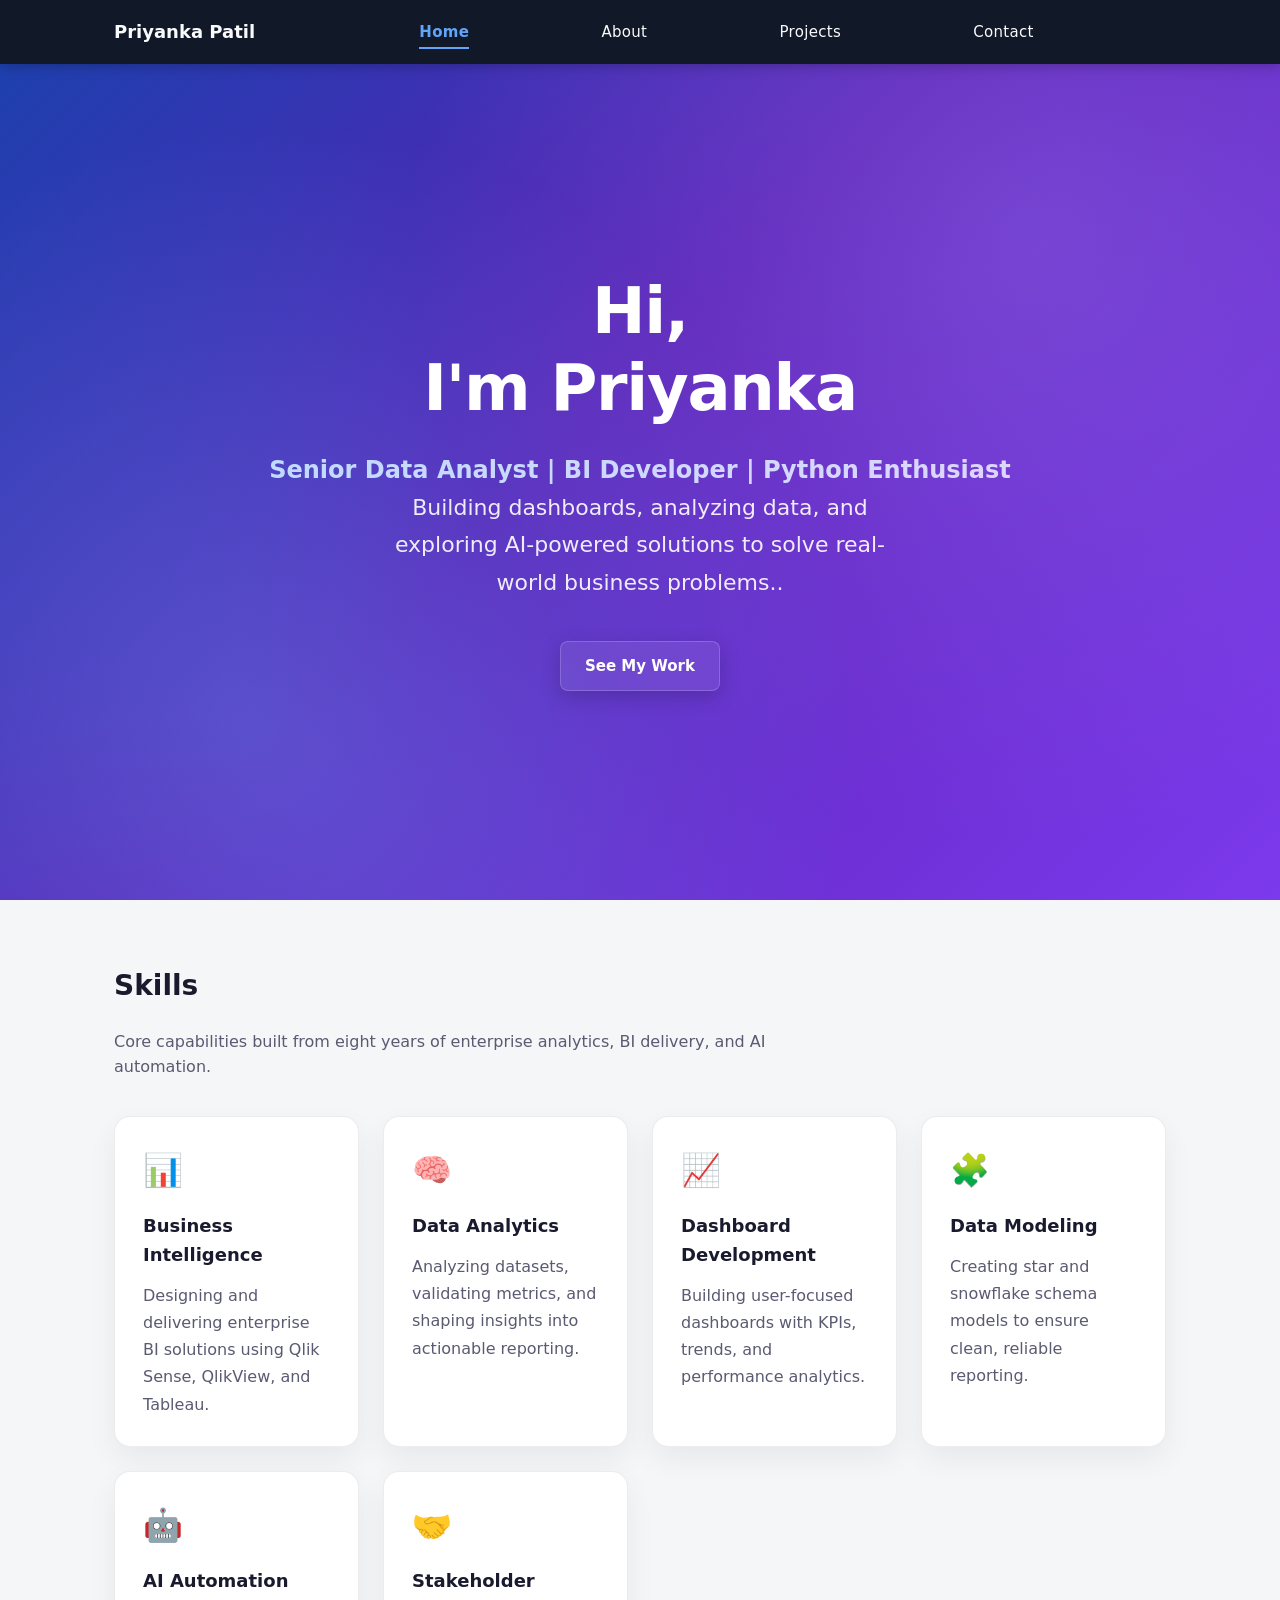
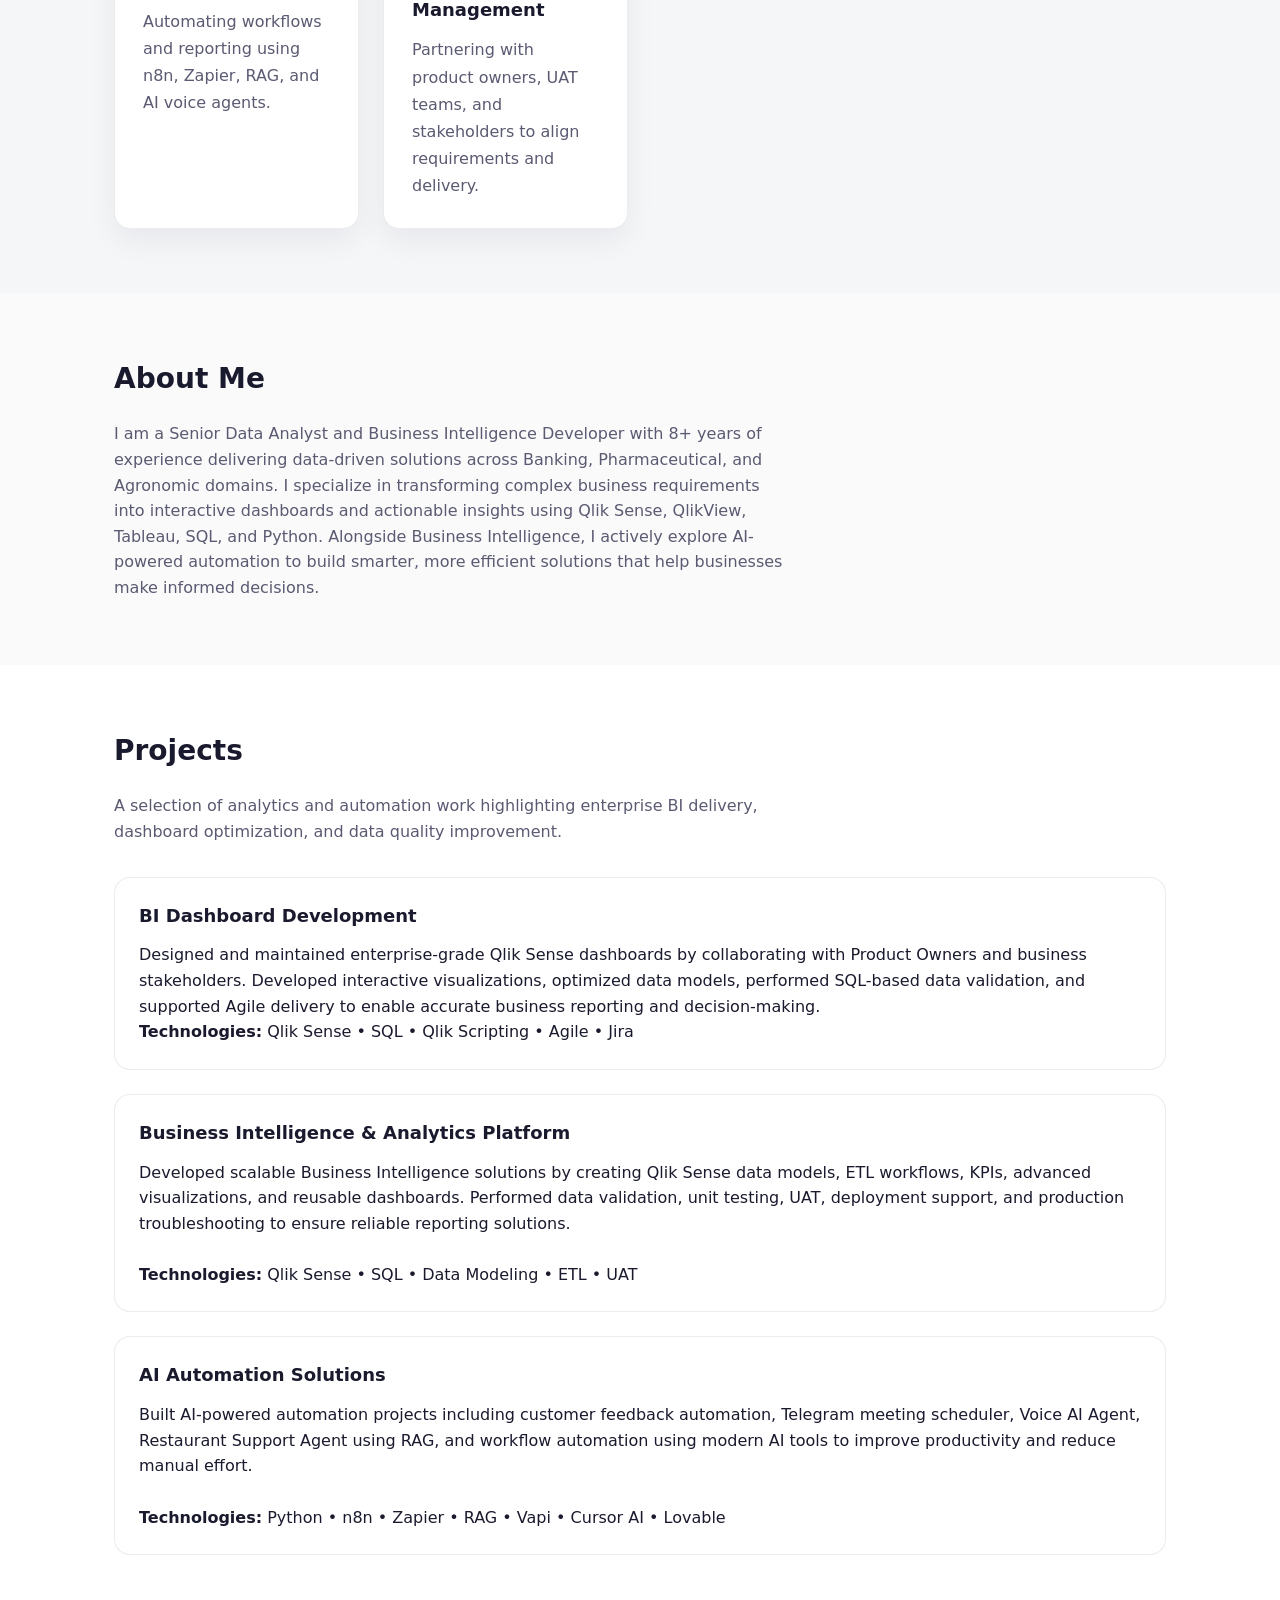
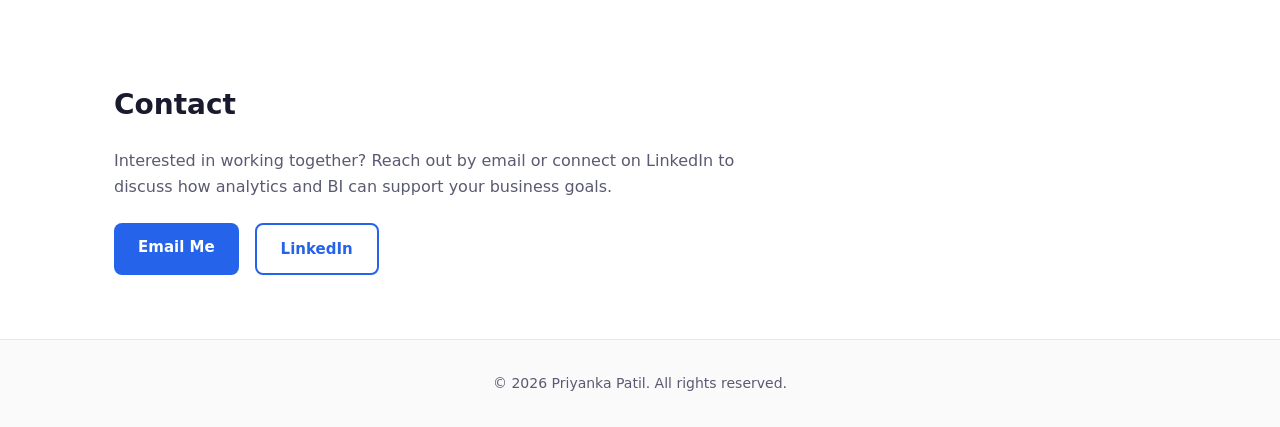
<file: index.html>
<!DOCTYPE html>
<html lang="en">
<head>
  <meta charset="UTF-8">
  <meta name="viewport" content="width=device-width, initial-scale=1.0">
  <meta name="description" content="Priyanka Patil — Sr. Data Analyst with 8 years of experience. Portfolio showcasing analytics, visualization, and data-driven insights.">
  <title>Priyanka Patil | Sr. Data Analyst</title>
  <link rel="stylesheet" href="css/styles.css">
</head>
<body>
  <header class="site-header">
    <nav class="nav" aria-label="Main navigation">
      <a href="#home" class="nav__logo">Priyanka Patil</a>
      <button class="nav__toggle" aria-label="Toggle menu" aria-expanded="false">
        <span></span>
        <span></span>
        <span></span>
      </button>
      <ul class="nav__links">
        <li><a href="#home" class="nav__link active">Home</a></li>
        <li><a href="#about" class="nav__link">About</a></li>
        <li><a href="#projects" class="nav__link">Projects</a></li>
        <li><a href="contact.html" class="nav__link">Contact</a></li>
      </ul>
    </nav>
  </header>

  <main>
    <section id="home" class="hero">
      <div class="hero__content">
        <h1 class="hero__title">Hi,<br>I'm Priyanka </h1>
        <h2 <span class="hero__role">Senior Data Analyst | BI Developer | Python Enthusiast</span></h2>
        <p class="hero__subtitle">
          
Building dashboards, analyzing data, and exploring AI-powered solutions to solve real-world business problems..
        </p>
        <a href="#projects" class="btn btn--hero">See My Work</a>
      </div>
    </section>

    <section id="skills" class="section section--skills">
      <div class="container">
        <h2 class="section__title">Skills</h2>
        <p class="section__text">
          Core capabilities built from eight years of enterprise analytics, BI delivery, and AI automation.
        </p>
        <div class="skills-grid">
          <article class="skill-card">
            <div class="skill-card__icon">📊</div>
            <h3>Business Intelligence</h3>
            <p>Designing and delivering enterprise BI solutions using Qlik Sense, QlikView, and Tableau.</p>
          </article>
          <article class="skill-card">
            <div class="skill-card__icon">🧠</div>
            <h3>Data Analytics</h3>
            <p>Analyzing datasets, validating metrics, and shaping insights into actionable reporting.</p>
          </article>
          <article class="skill-card">
            <div class="skill-card__icon">📈</div>
            <h3>Dashboard Development</h3>
            <p>Building user-focused dashboards with KPIs, trends, and performance analytics.</p>
          </article>
          <article class="skill-card">
            <div class="skill-card__icon">🧩</div>
            <h3>Data Modeling</h3>
            <p>Creating star and snowflake schema models to ensure clean, reliable reporting.</p>
          </article>
          <article class="skill-card">
            <div class="skill-card__icon">🤖</div>
            <h3>AI Automation</h3>
            <p>Automating workflows and reporting using n8n, Zapier, RAG, and AI voice agents.</p>
          </article>
          <article class="skill-card">
            <div class="skill-card__icon">🤝</div>
            <h3>Stakeholder Management</h3>
            <p>Partnering with product owners, UAT teams, and stakeholders to align requirements and delivery.</p>
          </article>
        </div>
      </div>
    </section>

    <section id="about" class="section">
      <div class="container">
        <h2 class="section__title">About Me</h2>
        <p class="section__text">
         I am a Senior Data Analyst and Business Intelligence Developer with 8+ years of experience delivering data-driven solutions across Banking, Pharmaceutical, and Agronomic domains. 
         I specialize in transforming complex business requirements into interactive dashboards and actionable insights using Qlik Sense, QlikView, Tableau, SQL, and Python. Alongside Business Intelligence, I actively explore AI-powered automation to build smarter, more efficient solutions that help businesses make informed decisions.
        </p>
      </div>
    </section>

    <section id="projects" class="section section--alt">
      <div class="container">
        <h2 class="section__title">Projects</h2>
        <p class="section__text">
          A selection of analytics and automation work highlighting enterprise BI delivery, dashboard optimization, and data quality improvement.
        </p>
        <div class="project-list">
          <div class="project-item">
            <h3>BI Dashboard Development</h3>
            <p>Designed and maintained enterprise-grade Qlik Sense dashboards by collaborating with Product Owners and business stakeholders. Developed interactive visualizations, optimized data models, performed SQL-based data validation, and supported Agile delivery to enable accurate business reporting and decision-making.
                <br>
                <b>
                Technologies:</b>
                Qlik Sense • SQL • Qlik Scripting • Agile • Jira
                </p>
          </div>
          <div class="project-item">
            <h3>Business Intelligence & Analytics Platform</h3>
            <p>
Developed scalable Business Intelligence solutions by creating Qlik Sense data models, ETL workflows, KPIs, advanced visualizations, and reusable dashboards. Performed data validation, unit testing, UAT, deployment support, and production troubleshooting to ensure reliable reporting solutions.</p>
   <br>
                <b>
                Technologies:</b>
                Qlik Sense • SQL  • Data Modeling • ETL • UAT
                </p>      
</div>
          <div class="project-item">
            <h3>AI Automation Solutions</h3>
            <p>
Built AI-powered automation projects including customer feedback automation, Telegram meeting scheduler, Voice AI Agent, Restaurant Support Agent using RAG, and workflow automation using modern AI tools to improve productivity and reduce manual effort.
</p>
<br>
                <b>
                Technologies:</b>
                Python • n8n • Zapier • RAG • Vapi • Cursor AI • Lovable
                </p>  
          </div>
        </div>
      </div>
    </section>

    <section id="contact" class="section section--alt">
      <div class="container">
        <h2 class="section__title">Contact</h2>
        <p class="section__text">
          Interested in working together? Reach out by email or connect on LinkedIn to discuss how analytics and BI can support your business goals.
        </p>
        <div class="contact-buttons">
          <a href="mailto:mahagaonkarpm@gmail.com" class="btn btn--primary">Email Me</a>
          <a href="https://www.linkedin.com/in/priyanka-patil-1a7207212/" target="_blank" rel="noreferrer" class="btn btn--secondary">LinkedIn</a>
        </div>
      </div>
    </section>
  </main>

  <footer class="site-footer">
    <div class="container">
      <p>&copy; <span id="year"></span> Priyanka Patil. All rights reserved.</p>
    </div>
  </footer>

  <script src="js/script.js"></script>
</body>
</html>
</file>
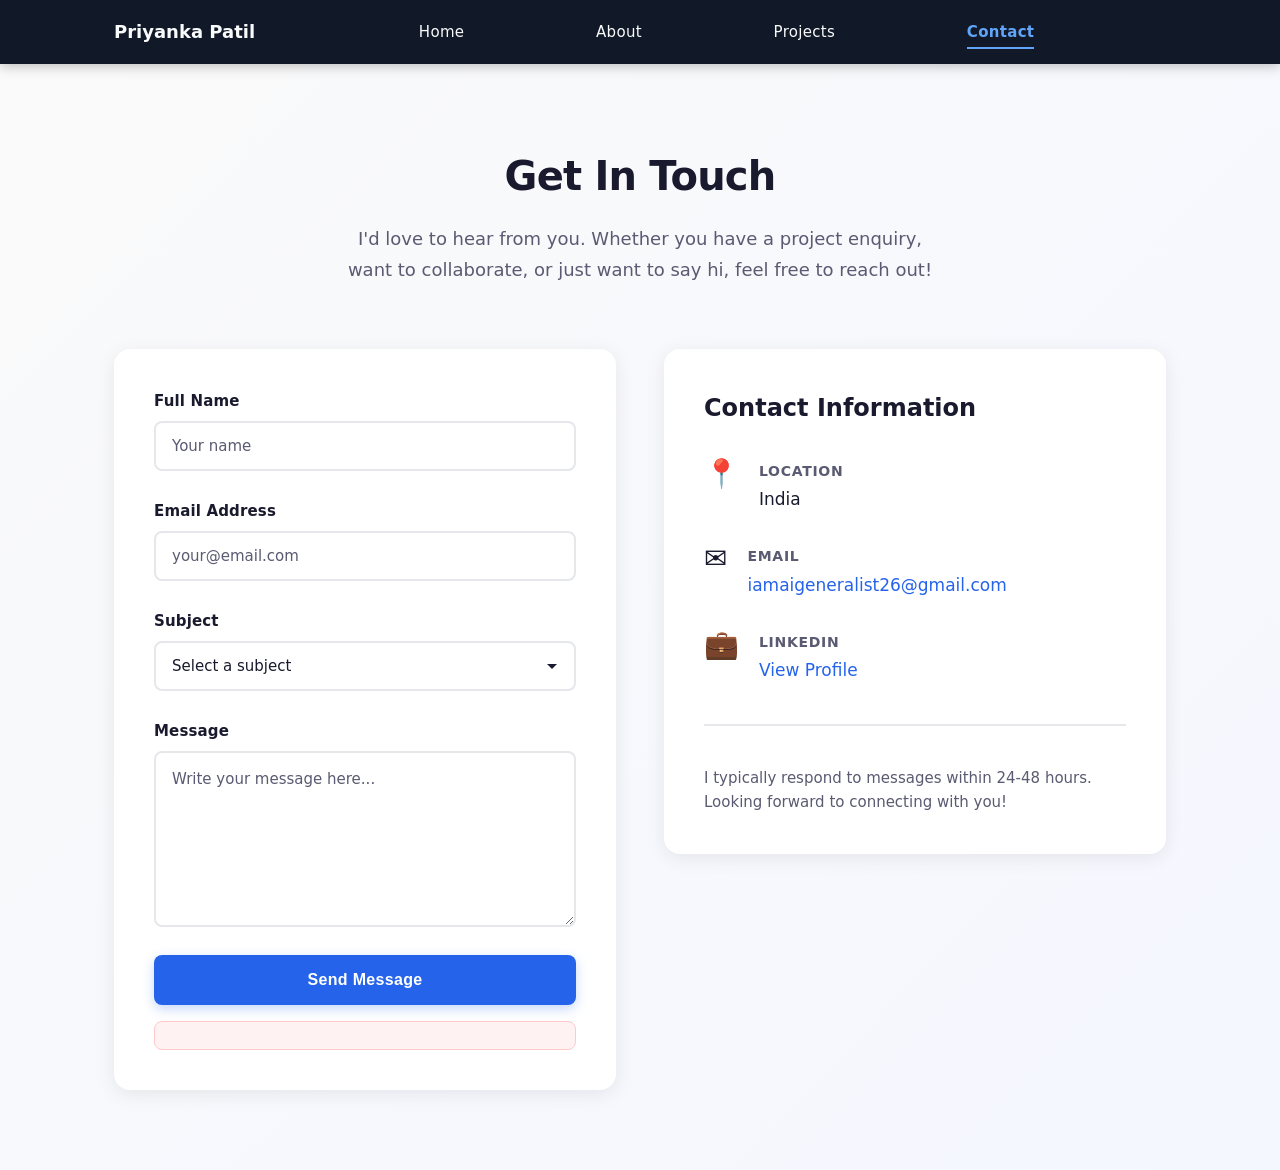
<file: contact.html>
<!DOCTYPE html>
<html lang="en">
<head>
  <meta charset="UTF-8">
  <meta name="viewport" content="width=device-width, initial-scale=1.0">
  <meta name="description" content="Contact Priyanka Patil — Get in touch for project enquiries, collaboration, or just to say hi.">
  <title>Contact | Priyanka Patil</title>
  <link rel="stylesheet" href="css/styles.css">
  <link rel="stylesheet" href="css/contact.css">
</head>
<body>
  <header class="site-header">
    <nav class="nav" aria-label="Main navigation">
      <a href="index.html" class="nav__logo">Priyanka Patil</a>
      <button class="nav__toggle" aria-label="Toggle menu" aria-expanded="false">
        <span></span>
        <span></span>
        <span></span>
      </button>
      <ul class="nav__links">
        <li><a href="index.html#home" class="nav__link">Home</a></li>
        <li><a href="index.html#about" class="nav__link">About</a></li>
        <li><a href="index.html#projects" class="nav__link">Projects</a></li>
        <li><a href="contact.html" class="nav__link active">Contact</a></li>
      </ul>
    </nav>
  </header>

  <main>
    <section class="contact-section">
      <div class="container">
        <div class="contact-header">
          <h1 class="contact-title">Get In Touch</h1>
          <p class="contact-subtitle">I'd love to hear from you. Whether you have a project enquiry, want to collaborate, or just want to say hi, feel free to reach out!</p>
        </div>

        <div class="contact-container">
          <!-- Contact Form -->
          <div class="contact-form-wrapper">
            <form class="contact-form" id="contactForm">
              <div class="form-group">
                <label for="fullName" class="form-label">Full Name</label>
                <input 
                  type="text" 
                  id="fullName" 
                  name="fullName" 
                  class="form-input" 
                  placeholder="Your name"
                  required
                  aria-label="Full Name"
                >
              </div>

              <div class="form-group">
                <label for="email" class="form-label">Email Address</label>
                <input 
                  type="email" 
                  id="email" 
                  name="email" 
                  class="form-input" 
                  placeholder="your@email.com"
                  required
                  aria-label="Email Address"
                >
              </div>

              <div class="form-group">
                <label for="subject" class="form-label">Subject</label>
                <select id="subject" name="subject" class="form-select" required aria-label="Subject">
                  <option value="">Select a subject</option>
                  <option value="project">Project Enquiry</option>
                  <option value="collaboration">Collaboration</option>
                  <option value="hello">Just Saying Hi</option>
                  <option value="other">Other</option>
                </select>
              </div>

              <div class="form-group">
                <label for="message" class="form-label">Message</label>
                <textarea 
                  id="message" 
                  name="message" 
                  class="form-textarea" 
                  placeholder="Write your message here..."
                  rows="6"
                  required
                  aria-label="Message"
                ></textarea>
              </div>

              <button type="submit" class="btn btn--submit" id="submitButton">
                <span class="btn__text">Send Message</span>
                <span class="spinner spinner--hidden" id="formSpinner" aria-hidden="true"></span>
              </button>

              <!-- Error Message -->
              <div class="error-message" id="errorMessage" role="alert" aria-live="assertive" hidden></div>

              <!-- Success Message -->
              <div class="success-message" id="successMessage">
                <div class="success-message__content">
                  <span class="success-message__icon">✓</span>
                  <p class="success-message__text">Thank you! Your message has been sent successfully. I'll get back to you soon.</p>
                </div>
              </div>
            </form>
          </div>

          <!-- Contact Information -->
          <aside class="contact-info">
            <div class="info-card">
              <h2 class="info-title">Contact Information</h2>

              <div class="info-item">
                <div class="info-item__icon">📍</div>
                <div class="info-item__content">
                  <h3 class="info-item__label">Location</h3>
                  <p class="info-item__text">India</p>
                </div>
              </div>

              <div class="info-item">
                <div class="info-item__icon">✉️</div>
                <div class="info-item__content">
                  <h3 class="info-item__label">Email</h3>
                  <a href="mailto:iamaigeneralist26@gmail.com" class="info-item__link">iamaigeneralist26@gmail.com</a>
                </div>
              </div>

              <div class="info-item">
                <div class="info-item__icon">💼</div>
                <div class="info-item__content">
                  <h3 class="info-item__label">LinkedIn</h3>
                  <a href="https://www.linkedin.com/in/priyanka-patil-1a7207212/" target="_blank" rel="noopener noreferrer" class="info-item__link">View Profile</a>
                </div>
              </div>

              <div class="info-divider"></div>

              <p class="info-description">
                I typically respond to messages within 24-48 hours. Looking forward to connecting with you!
              </p>
            </div>
          </aside>
        </div>
      </div>
    </section>
  </main>

  <script type="module" src="js/contact.js"></script>
</body>
</html>
</file>
<file: css/styles.css>
/* ========================================
   Priyanka Patil — Portfolio Styles
   ======================================== */

:root {
  --color-bg: #fafafa;
  --color-surface: #ffffff;
  --color-text: #1a1a2e;
  --color-text-muted: #5a5a72;
  --color-primary: #2563eb;
  --color-primary-hover: #1d4ed8;
  --color-border: #e5e7eb;
  --color-nav-bg: #111827;
  --color-nav-text: #f9fafb;
  --color-nav-muted: #9ca3af;
  --color-nav-active: #60a5fa;
  --font-sans: "Segoe UI", system-ui, -apple-system, sans-serif;
  --max-width: 1100px;
  --header-height: 4rem;
}

*,
*::before,
*::after {
  box-sizing: border-box;
  margin: 0;
  padding: 0;
}

html {
  scroll-behavior: smooth;
}

body {
  font-family: var(--font-sans);
  font-size: 1rem;
  line-height: 1.6;
  color: var(--color-text);
  background-color: var(--color-bg);
}

.container {
  width: 100%;
  max-width: var(--max-width);
  margin: 0 auto;
  padding: 0 1.5rem;
}

/* Header & Navigation */
.site-header {
  position: sticky;
  top: 0;
  z-index: 100;
  background: var(--color-nav-bg);
  box-shadow: 0 2px 12px rgba(0, 0, 0, 0.25);
}

.nav {
  display: flex;
  align-items: center;
  max-width: var(--max-width);
  margin: 0 auto;
  padding: 0 1.5rem;
  height: var(--header-height);
  gap: 2rem;
}

.nav__logo {
  font-weight: 700;
  font-size: 1.125rem;
  color: var(--color-nav-text);
  text-decoration: none;
  white-space: nowrap;
  transition: color 0.2s ease;
}

.nav__logo:hover {
  color: var(--color-nav-active);
}

.nav__links {
  display: flex;
  flex: 1;
  justify-content: space-evenly;
  align-items: center;
  list-style: none;
}

.nav__link {
  color: var(--color-nav-text);
  text-decoration: none;
  font-size: 0.9375rem;
  font-weight: 500;
  letter-spacing: 0.02em;
  padding: 0.5rem 0;
  position: relative;
  transition: color 0.2s ease;
}

.nav__link::after {
  content: "";
  position: absolute;
  left: 0;
  bottom: 0;
  width: 100%;
  height: 2px;
  background: var(--color-nav-active);
  transform: scaleX(0);
  transition: transform 0.2s ease;
}

.nav__link:hover {
  color: var(--color-nav-active);
}

.nav__link.active {
  color: var(--color-nav-active);
  font-weight: 600;
}

.nav__link.active::after {
  transform: scaleX(1);
}

.nav__toggle {
  display: none;
  flex-direction: column;
  gap: 5px;
  background: none;
  border: none;
  cursor: pointer;
  padding: 0.25rem;
}

.nav__toggle span {
  display: block;
  width: 22px;
  height: 2px;
  background: var(--color-nav-text);
  transition: transform 0.2s ease, opacity 0.2s ease;
}

/* Hero */
.hero {
  display: flex;
  align-items: center;
  justify-content: center;
  min-height: calc(100vh - var(--header-height));
  padding: 3rem 1.5rem;
  background: linear-gradient(135deg, #1e40af 0%, #5b21b6 45%, #7c3aed 100%);
  color: #ffffff;
  text-align: center;
  position: relative;
  overflow: hidden;
}

.hero::before {
  content: "";
  position: absolute;
  inset: 0;
  background:
    radial-gradient(circle at 20% 80%, rgba(96, 165, 250, 0.35) 0%, transparent 50%),
    radial-gradient(circle at 80% 20%, rgba(167, 139, 250, 0.3) 0%, transparent 50%);
  pointer-events: none;
}

.hero__content {
  position: relative;
  z-index: 1;
  max-width: 48rem;
  display: flex;
  flex-direction: column;
  align-items: center;
  justify-content: center;
}

.hero__title {
  font-size: clamp(2.5rem, 6vw, 4rem);
  font-weight: 800;
  line-height: 1.2;
  margin-bottom: 1.25rem;
  color: #ffffff;
  letter-spacing: -0.02em;
}

.hero__role {
  display: block;
  font-weight: 600;
  background: linear-gradient(90deg, #bfdbfe, #ddd6fe);
  -webkit-background-clip: text;
  background-clip: text;
  -webkit-text-fill-color: transparent;
  margin-top: 0.25rem;
}

.hero__subtitle {
  font-size: clamp(1.125rem, 2.5vw, 1.375rem);
  color: rgba(255, 255, 255, 0.9);
  max-width: 32rem;
  margin-bottom: 2.5rem;
  line-height: 1.7;
}

.btn--hero {
  background: rgba(255, 255, 255, 0.08);
  color: #ffffff;
  padding: 0.875rem 2rem;
  font-size: 1rem;
  border-radius: 2rem;
  border: 1px solid rgba(255, 255, 255, 0.18);
  box-shadow: 0 6px 20px rgba(0, 0, 0, 0.18);
  transition: transform 0.2s ease, box-shadow 0.2s ease, background-color 0.2s ease, border-color 0.2s ease;
}

.btn--hero:hover {
  background: rgba(255, 255, 255, 0.12);
  transform: translateY(-3px);
  box-shadow: 0 10px 30px rgba(0, 0, 0, 0.22);
}

/* Buttons */
.btn {
  display: inline-block;
  padding: 0.75rem 1.5rem;
  font-size: 0.9375rem;
  font-weight: 600;
  text-decoration: none;
  border-radius: 0.5rem;
  transition: background-color 0.2s ease, color 0.2s ease;
}

.btn--primary {
  background: var(--color-primary);
  color: #fff;
}

.btn--primary:hover {
  background: var(--color-primary-hover);
}

.btn--secondary {
  background: transparent;
  color: var(--color-primary);
  border: 2px solid var(--color-primary);
}

.btn--secondary:hover {
  background: var(--color-primary);
  color: #fff;
}

/* Sections */
.section {
  padding: 4rem 0;
}

.section--alt {
  background: var(--color-surface);
}

.section--skills {
  background: #f4f6f8;
}

.skills-grid {
  display: grid;
  gap: 1.5rem;
  grid-template-columns: repeat(auto-fit, minmax(220px, 1fr));
  margin-top: 2.25rem;
}

.skill-card {
  background: #ffffff;
  border: 1px solid rgba(15, 23, 42, 0.08);
  border-radius: 1rem;
  padding: 1.75rem;
  box-shadow: 0 12px 30px rgba(15, 23, 42, 0.06);
  transition: transform 0.25s ease, box-shadow 0.25s ease, border-color 0.25s ease;
}

.skill-card:hover {
  transform: translateY(-6px);
  box-shadow: 0 18px 40px rgba(15, 23, 42, 0.1);
  border-color: rgba(37, 99, 235, 0.15);
}

.skill-card__icon {
  font-size: 2rem;
  margin-bottom: 1rem;
}

.skill-card h3 {
  font-size: 1.125rem;
  margin-bottom: 0.75rem;
  color: var(--color-text);
}

.skill-card p {
  color: var(--color-text-muted);
  line-height: 1.7;
}

.section__title {
  font-size: 1.75rem;
  font-weight: 700;
  margin-bottom: 1.25rem;
}

.section__text {
  color: var(--color-text-muted);
  max-width: 42rem;
}

/* Project & Contact Layout */
.project-list {
  display: grid;
  gap: 1.5rem;
  margin-top: 2rem;
}

.project-item {
  background: #ffffff;
  border: 1px solid rgba(15, 23, 42, 0.08);
  border-radius: 1rem;
  padding: 1.5rem;
}

.project-item h3 {
  margin-bottom: 0.75rem;
  font-size: 1.125rem;
}

.contact-buttons {
  display: flex;
  flex-wrap: wrap;
  gap: 1rem;
  margin-top: 1.5rem;
}

.site-footer {
  padding: 2rem 0;
  border-top: 1px solid var(--color-border);
  text-align: center;
  font-size: 0.875rem;
  color: var(--color-text-muted);
}

/* Mobile Navigation */
@media (max-width: 768px) {
  .nav__toggle {
    display: flex;
  }

  .nav__links {
    display: none;
    position: absolute;
    top: var(--header-height);
    left: 0;
    right: 0;
    flex-direction: column;
    gap: 0;
    flex: unset;
    justify-content: flex-start;
    background: var(--color-nav-bg);
    border-bottom: 1px solid rgba(255, 255, 255, 0.1);
    padding: 0.5rem 0 1rem;
    box-shadow: 0 8px 16px rgba(0, 0, 0, 0.2);
  }

  .nav__links.is-open {
    display: flex;
  }

  .nav__links li {
    width: 100%;
    text-align: center;
  }

  .nav__links li .nav__link {
    display: block;
    padding: 0.875rem 1.5rem;
  }

  .nav__links li .nav__link::after {
    display: none;
  }

  .nav__links li .nav__link.active {
    background: rgba(96, 165, 250, 0.15);
  }

  .nav {
    position: relative;
  }
}
</file>
<file: css/contact.css>
/* ========================================
   Contact Page Styles
   ======================================== */

.contact-section {
  padding: 5rem 0;
  background: linear-gradient(135deg, #fafafa 0%, #f5f7ff 100%);
  min-height: calc(100vh - 4rem);
}

.contact-header {
  text-align: center;
  margin-bottom: 4rem;
}

.contact-title {
  font-size: 2.5rem;
  font-weight: 700;
  color: var(--color-text);
  margin-bottom: 1rem;
  letter-spacing: -0.02em;
}

.contact-subtitle {
  font-size: 1.125rem;
  color: var(--color-text-muted);
  max-width: 600px;
  margin: 0 auto;
  line-height: 1.7;
}

.contact-container {
  display: grid;
  grid-template-columns: 1fr 1fr;
  gap: 3rem;
  align-items: start;
}

/* Form Styles */
.contact-form-wrapper {
  background: var(--color-surface);
  padding: 2.5rem;
  border-radius: 1rem;
  box-shadow: 0 4px 20px rgba(0, 0, 0, 0.08);
}

.form-group {
  margin-bottom: 1.75rem;
  display: flex;
  flex-direction: column;
}

.form-label {
  font-weight: 600;
  color: var(--color-text);
  margin-bottom: 0.5rem;
  font-size: 0.9375rem;
  letter-spacing: 0.01em;
}

.form-input,
.form-select,
.form-textarea {
  padding: 0.875rem 1rem;
  font-size: 0.9375rem;
  font-family: inherit;
  border: 2px solid var(--color-border);
  border-radius: 0.5rem;
  background: var(--color-surface);
  color: var(--color-text);
  transition: all 0.2s ease;
  appearance: none;
}

.form-input:focus,
.form-select:focus,
.form-textarea:focus {
  outline: none;
  border-color: var(--color-primary);
  box-shadow: 0 0 0 3px rgba(37, 99, 235, 0.1);
  background-color: rgba(37, 99, 235, 0.02);
}

.form-input::placeholder,
.form-textarea::placeholder {
  color: var(--color-text-muted);
}

.form-textarea {
  resize: vertical;
  min-height: 150px;
  line-height: 1.6;
}

.form-select {
  cursor: pointer;
  background-image: url("data:image/svg+xml,%3Csvg xmlns='http://www.w3.org/2000/svg' width='12' height='12' viewBox='0 0 12 12'%3E%3Cpath fill='%231a1a2e' d='M6 9L1 4h10z'/%3E%3C/svg%3E");
  background-repeat: no-repeat;
  background-position: right 1rem center;
  padding-right: 2.5rem;
}

/* Submit Button */
.btn--submit {
  width: 100%;
  padding: 1rem;
  font-size: 1rem;
  font-weight: 600;
  background: var(--color-primary);
  color: #fff;
  border: none;
  border-radius: 0.5rem;
  cursor: pointer;
  transition: all 0.2s ease;
  letter-spacing: 0.02em;
  box-shadow: 0 4px 12px rgba(37, 99, 235, 0.25);
}

.btn--submit:hover {
  background: var(--color-primary-hover);
  transform: translateY(-2px);
  box-shadow: 0 6px 16px rgba(37, 99, 235, 0.35);
}

.btn--submit:active {
  transform: translateY(0);
}

.btn--submit:disabled {
  opacity: 0.7;
  cursor: not-allowed;
  transform: none;
}

/* Success Message */
.success-message {
  display: none;
  margin-top: 1.5rem;
  padding: 1.25rem;
  background: #d1fae5;
  border: 2px solid #10b981;
  border-radius: 0.5rem;
  animation: slideDown 0.3s ease;
}

.success-message.show {
  display: block;
}

.success-message__content {
  display: flex;
  align-items: flex-start;
  gap: 1rem;
}

.success-message__icon {
  display: inline-flex;
  align-items: center;
  justify-content: center;
  width: 24px;
  height: 24px;
  background: #10b981;
  color: white;
  border-radius: 50%;
  font-size: 0.875rem;
  font-weight: bold;
  flex-shrink: 0;
}

.success-message__text {
  color: #065f46;
  font-size: 0.9375rem;
  line-height: 1.5;
  margin: 0;
}

/* Loading Spinner (used inside submit button) */
.spinner {
  display: inline-block;
  width: 18px;
  height: 18px;
  border: 2px solid rgba(255,255,255,0.6);
  border-top-color: rgba(255,255,255,1);
  border-radius: 50%;
  vertical-align: middle;
  margin-left: 0.6rem;
  box-sizing: border-box;
  animation: spin 1s linear infinite;
}

.spinner--hidden {
  display: none !important;
}

@keyframes spin {
  to { transform: rotate(360deg); }
}

/* Error message */
.error-message {
  display: block;
  margin-top: 1rem;
  padding: 0.85rem 1rem;
  background: #fef2f2;
  border: 1px solid #fecaca;
  color: #991b1b;
  border-radius: 0.5rem;
  font-size: 0.9375rem;
}

/* Error Styles */
.form-input--error {
  border-color: #ef4444 !important;
  box-shadow: 0 0 0 3px rgba(239, 68, 68, 0.1) !important;
}

.form-input--error::placeholder {
  color: #ef4444;
}

/* Contact Info Sidebar */
.contact-info {
  background: var(--color-surface);
  padding: 2.5rem;
  border-radius: 1rem;
  box-shadow: 0 4px 20px rgba(0, 0, 0, 0.08);
  height: fit-content;
  position: sticky;
  top: 5rem;
}

.info-card {
  display: flex;
  flex-direction: column;
  gap: 2rem;
}

.info-title {
  font-size: 1.5rem;
  font-weight: 700;
  color: var(--color-text);
  margin: 0;
}

.info-item {
  display: flex;
  gap: 1.25rem;
  align-items: flex-start;
}

.info-item__icon {
  font-size: 1.75rem;
  flex-shrink: 0;
  line-height: 1;
}

.info-item__content {
  flex: 1;
  display: flex;
  flex-direction: column;
  gap: 0.25rem;
}

.info-item__label {
  font-size: 0.875rem;
  font-weight: 600;
  color: var(--color-text-muted);
  text-transform: uppercase;
  letter-spacing: 0.05em;
  margin: 0;
}

.info-item__text {
  font-size: 1.0625rem;
  color: var(--color-text);
  margin: 0;
}

.info-item__link {
  font-size: 1.0625rem;
  color: var(--color-primary);
  text-decoration: none;
  font-weight: 500;
  transition: color 0.2s ease, text-decoration 0.2s ease;
}

.info-item__link:hover {
  color: var(--color-primary-hover);
  text-decoration: underline;
}

.info-divider {
  height: 2px;
  background: var(--color-border);
  margin: 0.5rem 0;
}

.info-description {
  font-size: 0.9375rem;
  color: var(--color-text-muted);
  line-height: 1.6;
  margin: 0;
}

/* Animations */
@keyframes slideDown {
  from {
    opacity: 0;
    transform: translateY(-10px);
  }
  to {
    opacity: 1;
    transform: translateY(0);
  }
}

/* Responsive Design */
@media (max-width: 768px) {
  .contact-section {
    padding: 2.5rem 0;
  }

  .contact-title {
    font-size: 2rem;
  }

  .contact-container {
    grid-template-columns: 1fr;
    gap: 2rem;
  }

  .contact-info {
    position: static;
    top: auto;
  }

  .contact-form-wrapper,
  .contact-info {
    padding: 1.5rem;
  }

  .form-group {
    margin-bottom: 1.25rem;
  }
}

@media (max-width: 480px) {
  .contact-title {
    font-size: 1.75rem;
  }

  .contact-subtitle {
    font-size: 1rem;
  }

  .contact-form-wrapper,
  .contact-info {
    padding: 1rem;
  }

  .form-input,
  .form-select,
  .form-textarea,
  .btn--submit {
    font-size: 16px;
  }

  .contact-header {
    margin-bottom: 2rem;
  }
}
</file>
